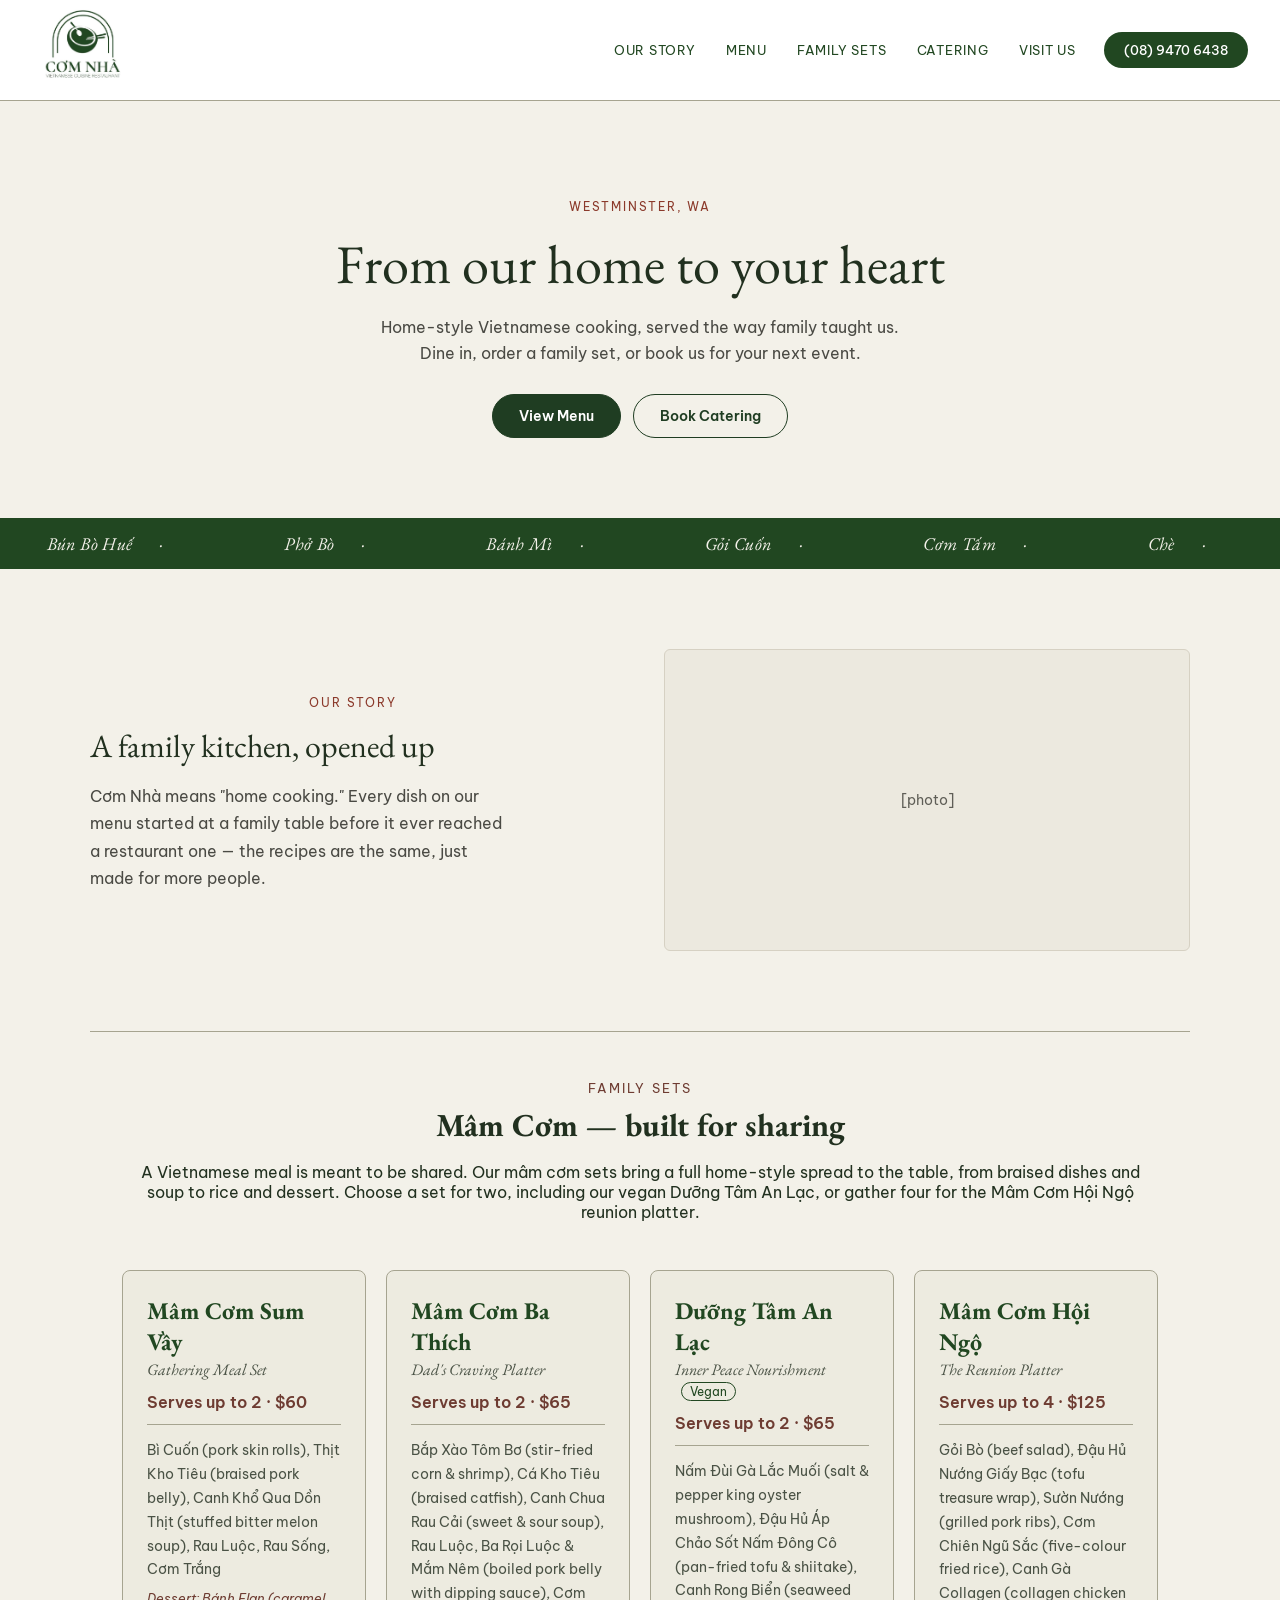
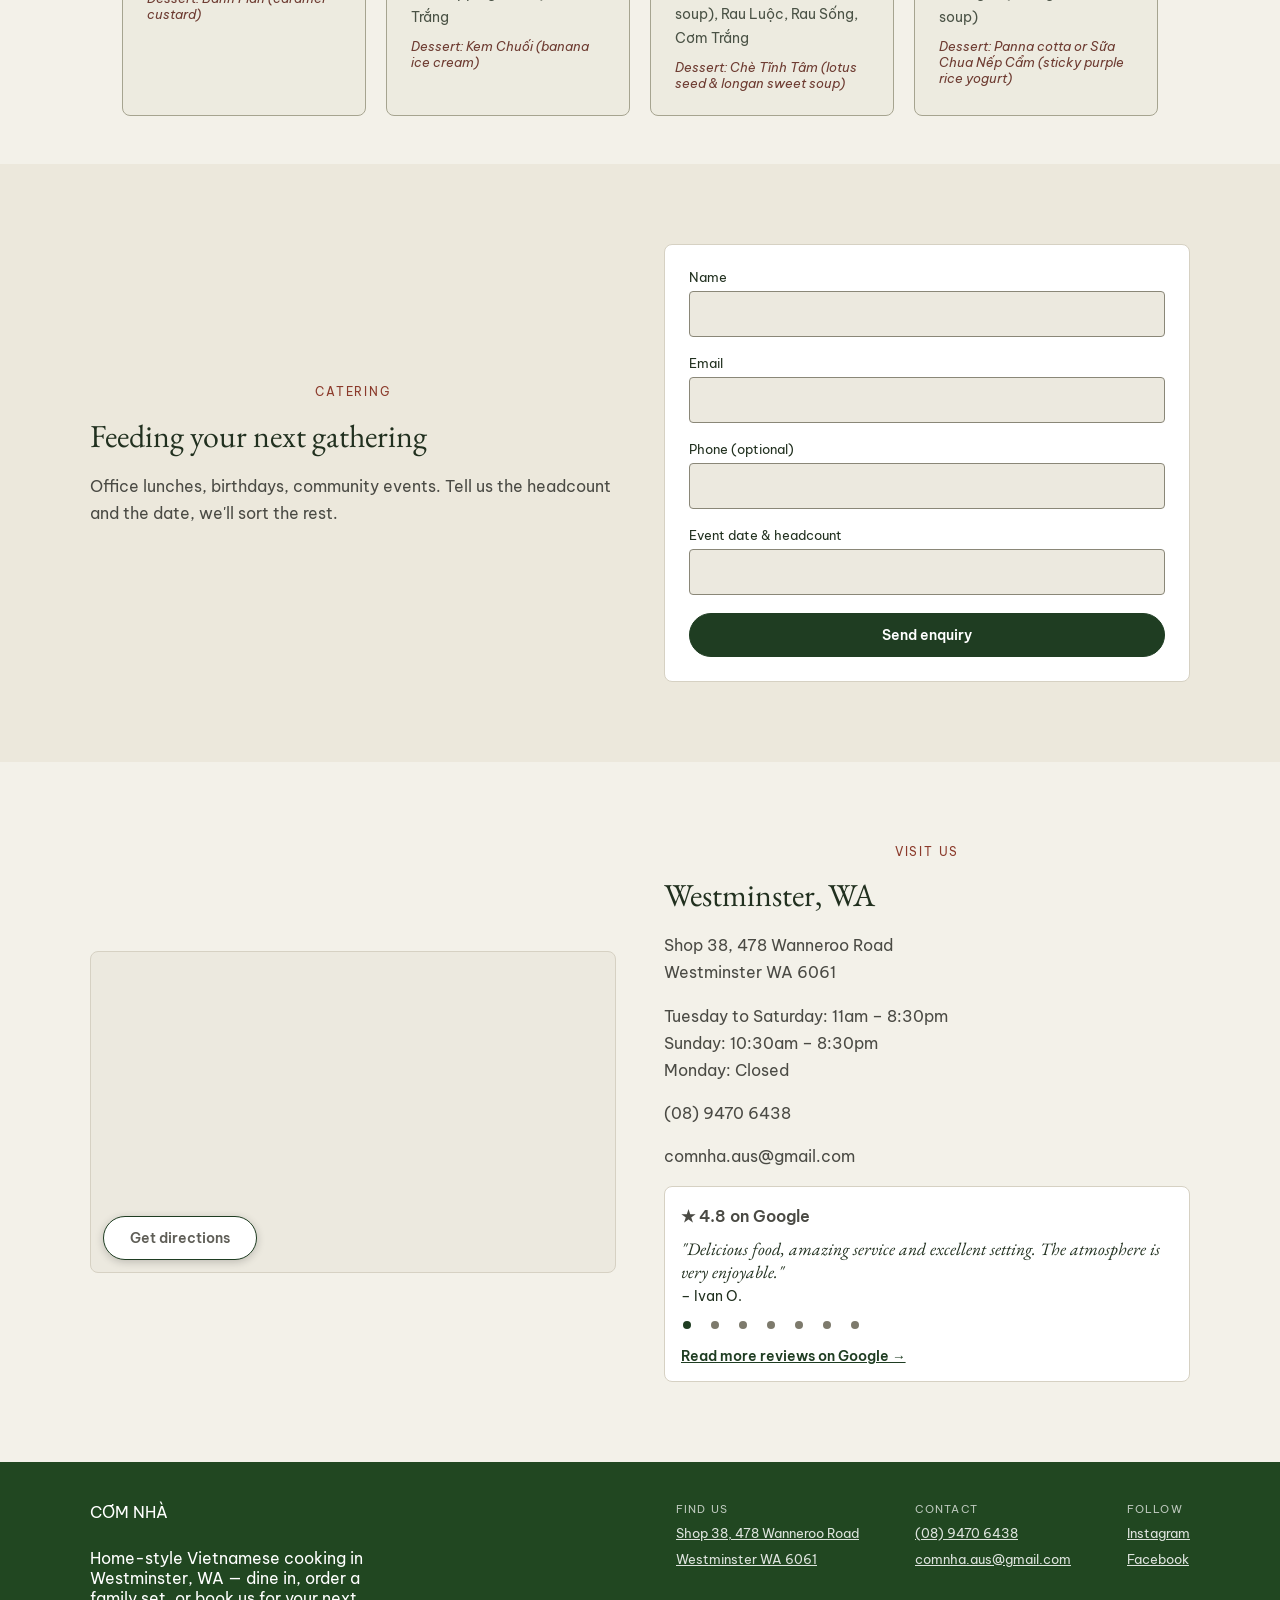
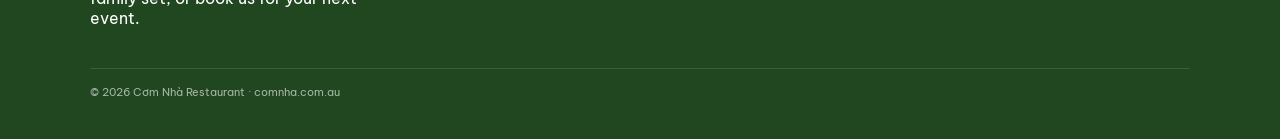
<file: index.html>
<!DOCTYPE html>
<html lang="en">
<head>
  <meta charset="UTF-8">
  <meta name="viewport" content="width=device-width, initial-scale=1.0">
  <title>Cơm Nhà Restaurant</title>
  <link rel="stylesheet" href="css/style.css">
  <link rel="preconnect" href="https://fonts.googleapis.com">
  <link rel="preconnect" href="https://fonts.gstatic.com" crossorigin>
  <link href="https://fonts.googleapis.com/css2?family=EB+Garamond:ital,wght@0,400;0,600;1,400&family=Be+Vietnam+Pro:wght@400;500;600&display=swap" rel="stylesheet">
  <link rel="icon" type="image/svg+xml" href="favicon.svg">
  <meta name="description" content="Cơm Nhà is a family-style Vietnamese restaurant in Westminster, WA, serving home-style dishes, family sets, and catering.">
  <meta property="og:title" content="Cơm Nhà Restaurant">
  <meta property="og:description" content="Family-style Vietnamese cooking in Westminster, WA. Dine in, order family sets, or book catering.">
  <meta property="og:type" content="website">
  <meta property="og:image" content="https://comnha.com.au/assets/logo.jpeg">
</head>
<body>

  <div id="site-header"></div>

  <main>
    <section id="hero">
      <p class="eyebrow">Westminster, WA</p>
      <h1>From our home to your heart</h1>
      <p>Home-style Vietnamese cooking, served the way family taught us. Dine in, order a family set, or book us for your next event.</p>
      <div class="hero-buttons">
                <a class="btn btn-primary" href="pages/menu.html">View Menu</a>
        <a class="btn btn-outline" href="#catering">Book Catering</a>
      </div>
    </section>

    <section id="marquee" aria-label="Some of our dishes">
      <div class="marquee-track">
        <ul class="marquee-list">
          <li>Bún Bò Huế</li>
          <li>Phở Bò</li>
          <li>Bánh Mì</li>
          <li>Gỏi Cuốn</li>
          <li>Cơm Tấm</li>
          <li>Chè</li>
        </ul>
        <ul class="marquee-list" aria-hidden="true">
          <li>Bún Bò Huế</li>
          <li>Phở Bò</li>
          <li>Bánh Mì</li>
          <li>Gỏi Cuốn</li>
          <li>Cơm Tấm</li>
          <li>Chè</li>
        </ul>
      </div>
    </section>

    <section id="story">
      <div class="story-text">
        <p class="eyebrow">Our Story</p>
        <h2>A family kitchen, opened up</h2>
        <p>Cơm Nhà means "home cooking." Every dish on our menu started at a family table before it ever reached a restaurant one — the recipes are the same, just made for more people.</p>
      </div>
      <div class="story-photo" aria-hidden="true">[photo]</div>
    </section>

    <section id="signatures"></section>

    <section id="mam-com">
      <div class="section-intro">
        <p class="eyebrow">Family sets</p>
        <h2>Mâm Cơm — built for sharing</h2>
        <p>A Vietnamese meal is meant to be shared. Our mâm cơm sets bring a full home-style spread to the table, from braised dishes and soup to rice and dessert. Choose a set for two, including our vegan Dưỡng Tâm An Lạc, or gather four for the Mâm Cơm Hội Ngộ reunion platter.</p>
      </div>
      <div class="set-grid">

        <article class="set-card">
          <h3>Mâm Cơm Sum Vầy</h3>
          <p class="set-en">Gathering Meal Set</p>
          <p class="set-meta">Serves up to 2 · $60</p>
          <p class="set-dishes">Bì Cuốn (pork skin rolls), Thịt Kho Tiêu (braised pork belly), Canh Khổ Qua Dồn Thịt (stuffed bitter melon soup), Rau Luộc, Rau Sống, Cơm Trắng</p>
          <p class="set-dessert">Dessert: Bánh Flan (caramel custard)</p>
        </article>

        <article class="set-card">
          <h3>Mâm Cơm Ba Thích</h3>
          <p class="set-en">Dad's Craving Platter</p>
          <p class="set-meta">Serves up to 2 · $65</p>
          <p class="set-dishes">Bắp Xào Tôm Bơ (stir-fried corn &amp; shrimp), Cá Kho Tiêu (braised catfish), Canh Chua Rau Cải (sweet &amp; sour soup), Rau Luộc, Ba Rọi Luộc &amp; Mắm Nêm (boiled pork belly with dipping sauce), Cơm Trắng</p>
          <p class="set-dessert">Dessert: Kem Chuối (banana ice cream)</p>
        </article>

        <article class="set-card">
          <h3>Dưỡng Tâm An Lạc</h3>
          <p class="set-en">Inner Peace Nourishment <span class="set-tag">Vegan</span></p>
          <p class="set-meta">Serves up to 2 · $65</p>
          <p class="set-dishes">Nấm Đùi Gà Lắc Muối (salt &amp; pepper king oyster mushroom), Đậu Hủ Áp Chảo Sốt Nấm Đông Cô (pan-fried tofu &amp; shiitake), Canh Rong Biển (seaweed soup), Rau Luộc, Rau Sống, Cơm Trắng</p>
          <p class="set-dessert">Dessert: Chè Tĩnh Tâm (lotus seed &amp; longan sweet soup)</p>
        </article>

        <article class="set-card">
          <h3>Mâm Cơm Hội Ngộ</h3>
          <p class="set-en">The Reunion Platter</p>
          <p class="set-meta">Serves up to 4 · $125</p>
          <p class="set-dishes">Gỏi Bò (beef salad), Đậu Hủ Nướng Giấy Bạc (tofu treasure wrap), Sườn Nướng (grilled pork ribs), Cơm Chiên Ngũ Sắc (five-colour fried rice), Canh Gà Collagen (collagen chicken soup)</p>
          <p class="set-dessert">Dessert: Panna cotta or Sữa Chua Nếp Cẩm (sticky purple rice yogurt)</p>
        </article>

      </div>
    </section>

    <section id="catering">
      <div class="catering-text">
        <p class="eyebrow">Catering</p>
        <h2>Feeding your next gathering</h2>
        <p>Office lunches, birthdays, community events. Tell us the headcount and the date, we'll sort the rest.</p>
      </div>
      <form class="catering-form" id="catering-form" action="https://formspree.io/f/xqpejjwp" method="POST">
        <label for="cat-name">Name</label>
        <input type="text" id="cat-name" name="name" autocomplete="name" required>
        <label for="cat-email">Email</label>
        <input type="email" id="cat-email" name="email" autocomplete="email" required>
        <label for="cat-phone">Phone (optional)</label>
        <input type="tel" id="cat-phone" name="phone" autocomplete="tel" pattern="[0-9 +()\-]{8,15}" title="Numbers, spaces and + ( ) - only, 8 to 15 characters">
        <label for="cat-details">Event date &amp; headcount</label>
        <input type="text" id="cat-details" name="details" required>
        <button type="submit" class="btn btn-primary">Send enquiry</button>
        <p id="form-status" role="status" hidden></p>
      </form>
    </section>

    <section id="visit">
      <div class="visit-map">
        <iframe title="Map showing Com Nha, Shop 38, 478 Wanneroo Road, Westminster WA"
          src="https://www.google.com/maps?q=Com+Nha+Restaurant,+Shop+38,+478+Wanneroo+Road,+Westminster+WA+6061&amp;output=embed"
          loading="lazy" referrerpolicy="no-referrer-when-downgrade" allowfullscreen></iframe>
        <a class="map-directions btn" href="https://www.google.com/maps/dir/?api=1&amp;destination=Com+Nha+Restaurant,+Shop+38,+478+Wanneroo+Road,+Westminster+WA+6061" target="_blank" rel="noopener">Get directions</a>
      </div>
      <div class="visit-details">
        <p class="eyebrow">Visit us</p>
        <h2>Westminster, WA</h2>
        <p>Shop 38, 478 Wanneroo Road<br>Westminster WA 6061</p>
        <ul class="visit-hours">
          <li>Tuesday to Saturday: 11am – 8:30pm</li>
          <li>Sunday: 10:30am – 8:30pm</li>
          <li>Monday: Closed</li>
        </ul>
        <p><a href="tel:+61894706438">(08) 9470 6438</a></p>
        <p><a href="mailto:comnha.aus@gmail.com">comnha.aus@gmail.com</a></p>
        <div class="rating-block" id="reviews" aria-label="Customer reviews">
          <p class="rating-score">★ 4.8 on Google</p>
          <div class="rating-slides" id="review-slides" aria-live="off">
            <figure class="rating-slide is-active">
              <blockquote class="rating-quote">"Delicious food, amazing service and excellent setting. The atmosphere is very enjoyable."</blockquote>
              <figcaption class="rating-author">– Ivan O.</figcaption>
            </figure>
          </div>
          <div class="rating-dots" id="review-dots" hidden></div>
          <a class="rating-link" href="https://www.google.com/maps/search/?api=1&amp;query=Com+Nha+Vietnamese+Restaurant+38%2F478+Wanneroo+Rd+Westminster+WA+6061" target="_blank" rel="noopener">Read more reviews on Google →</a>
        </div>
      </div>
    </section>
  </main>

  <div id="site-footer"></div>

  <script src="js/include.js"></script>
  <script src="js/main.js"></script>
  <script src="js/reviews.js"></script>
    <script src="js/nav.js"></script>
</body>
</html>
</file>
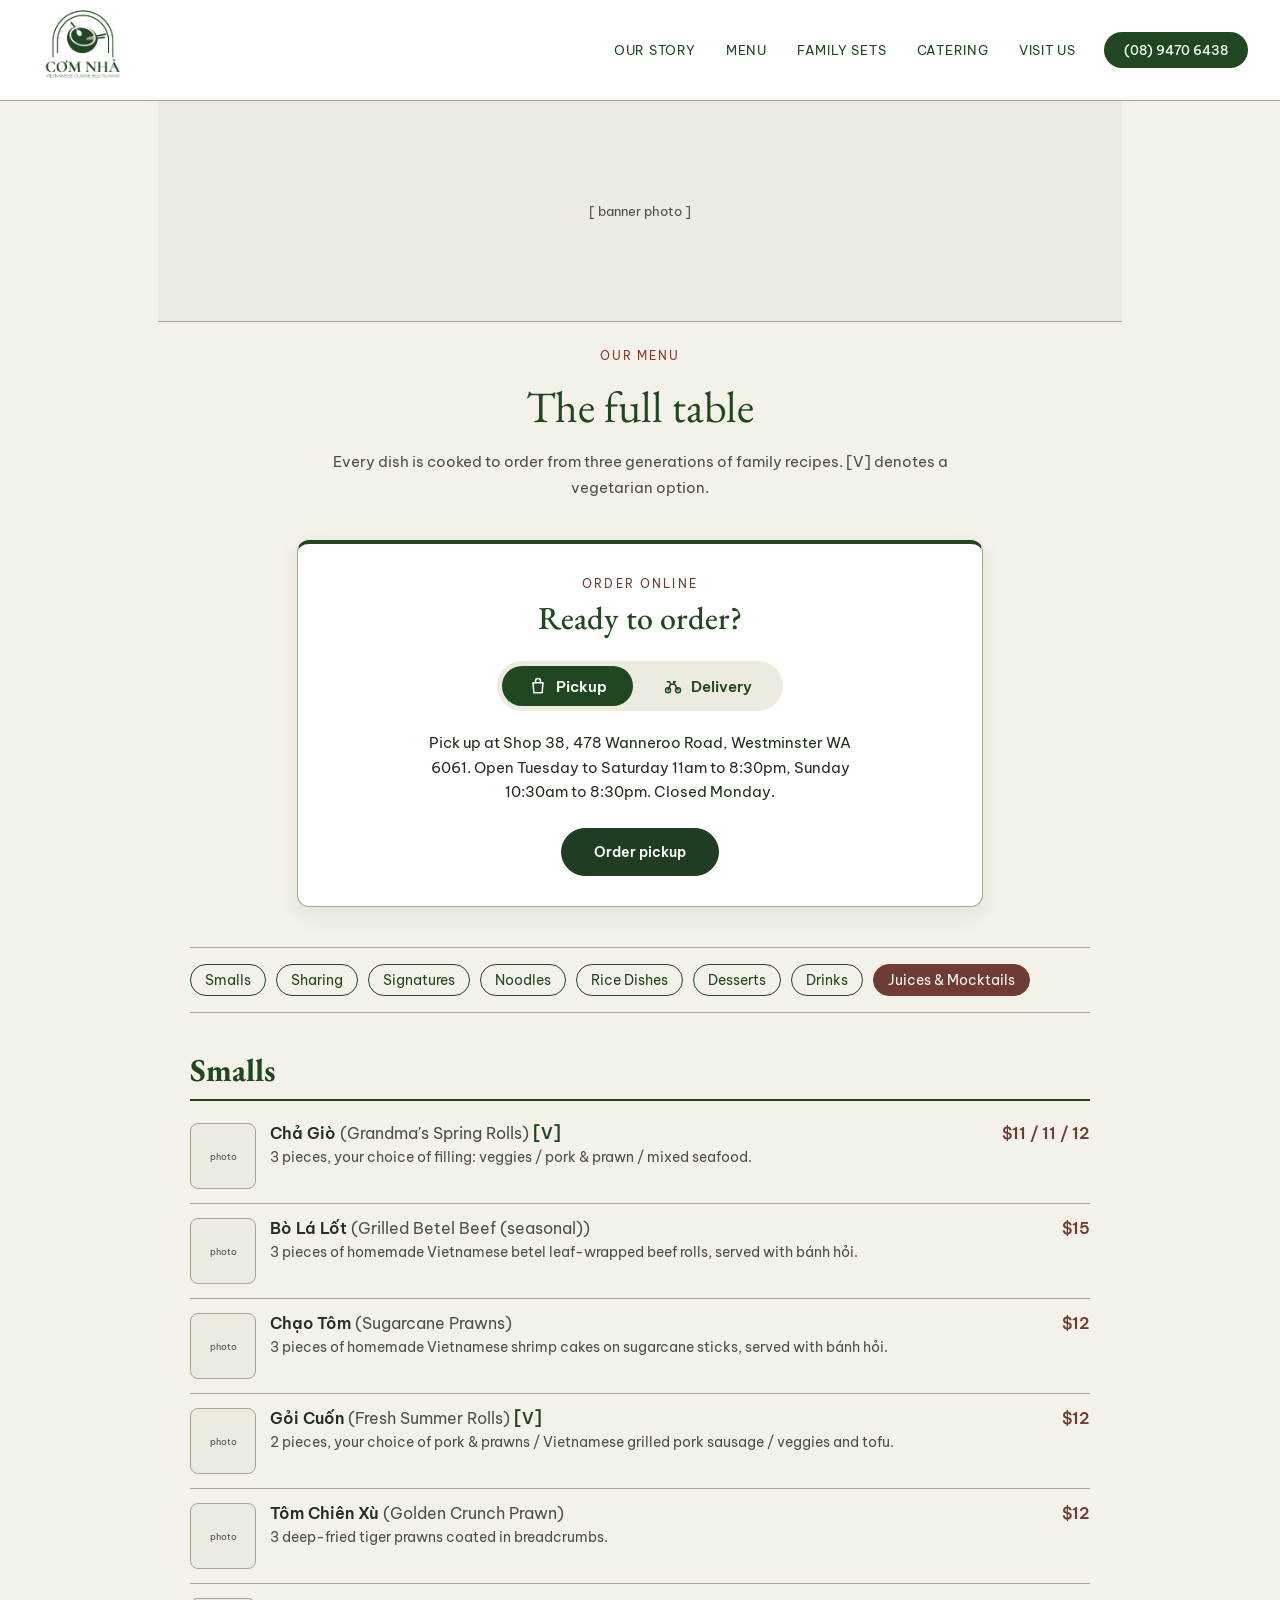
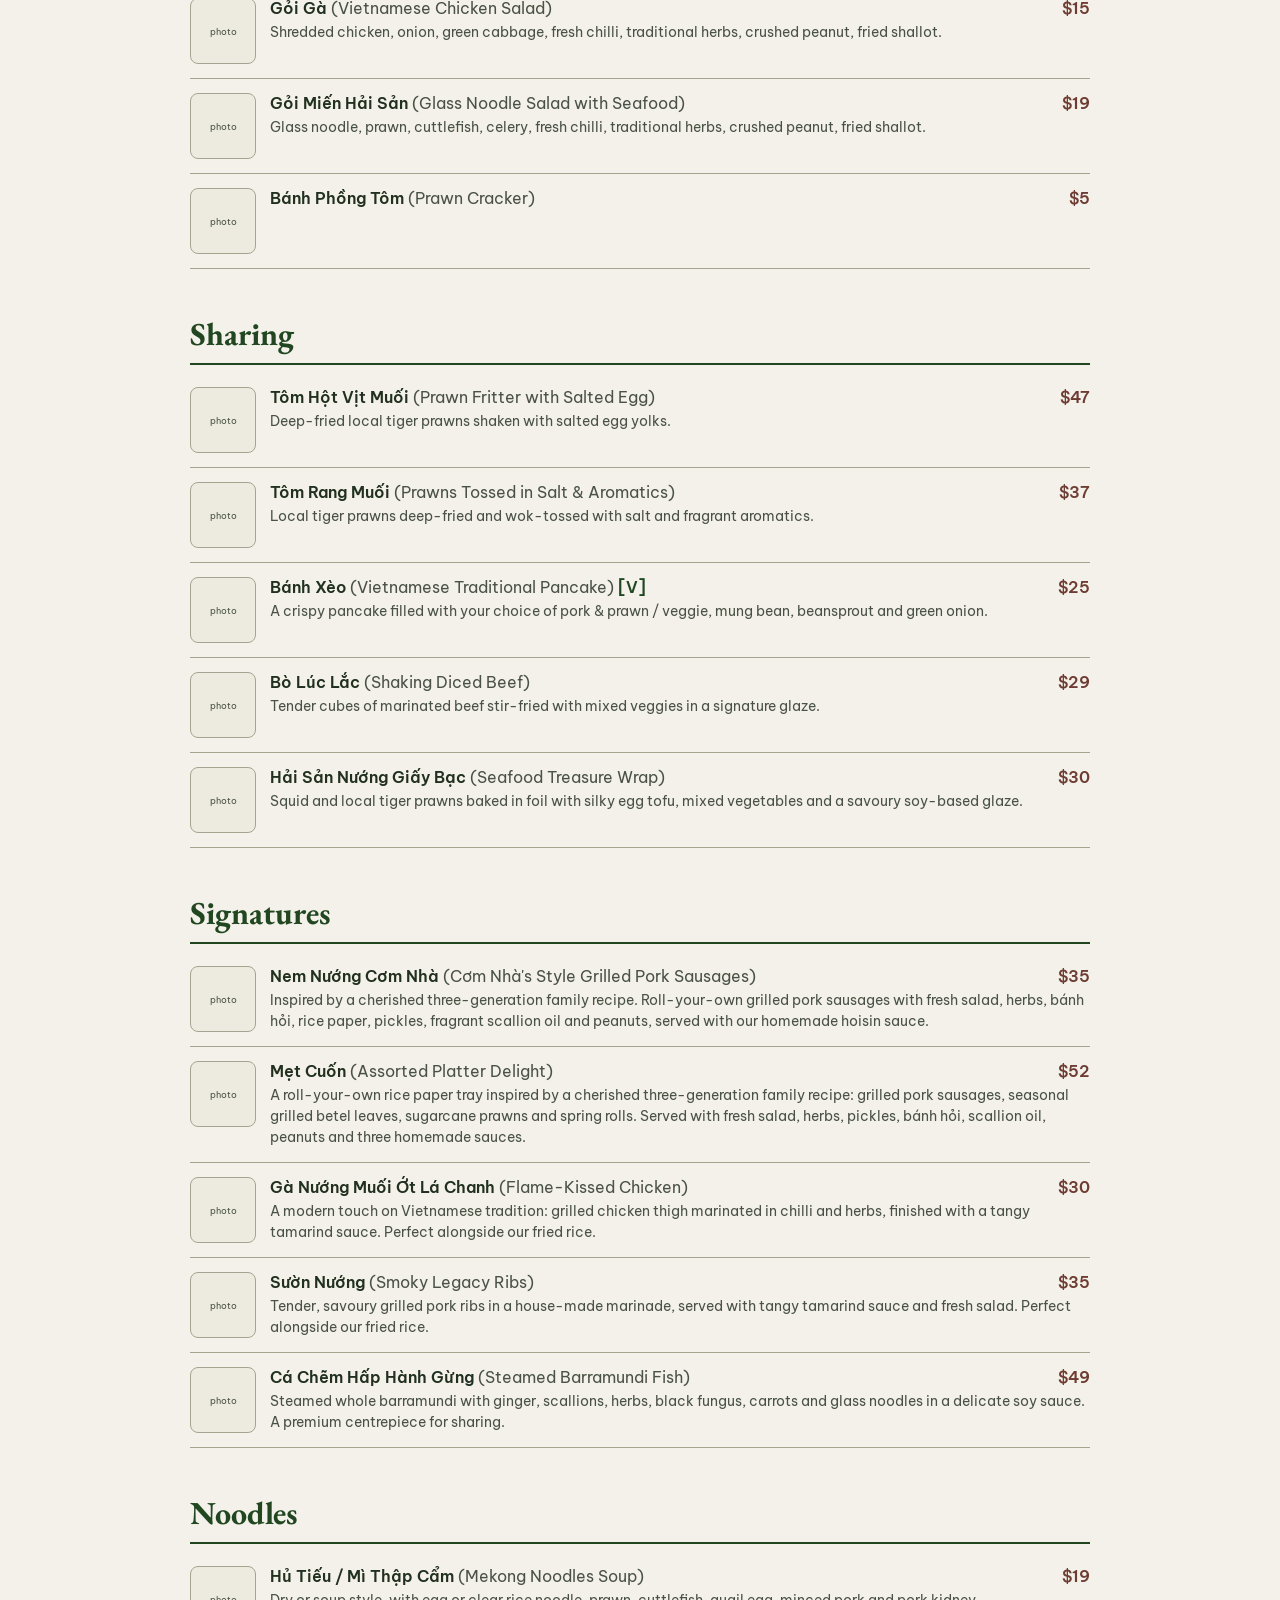
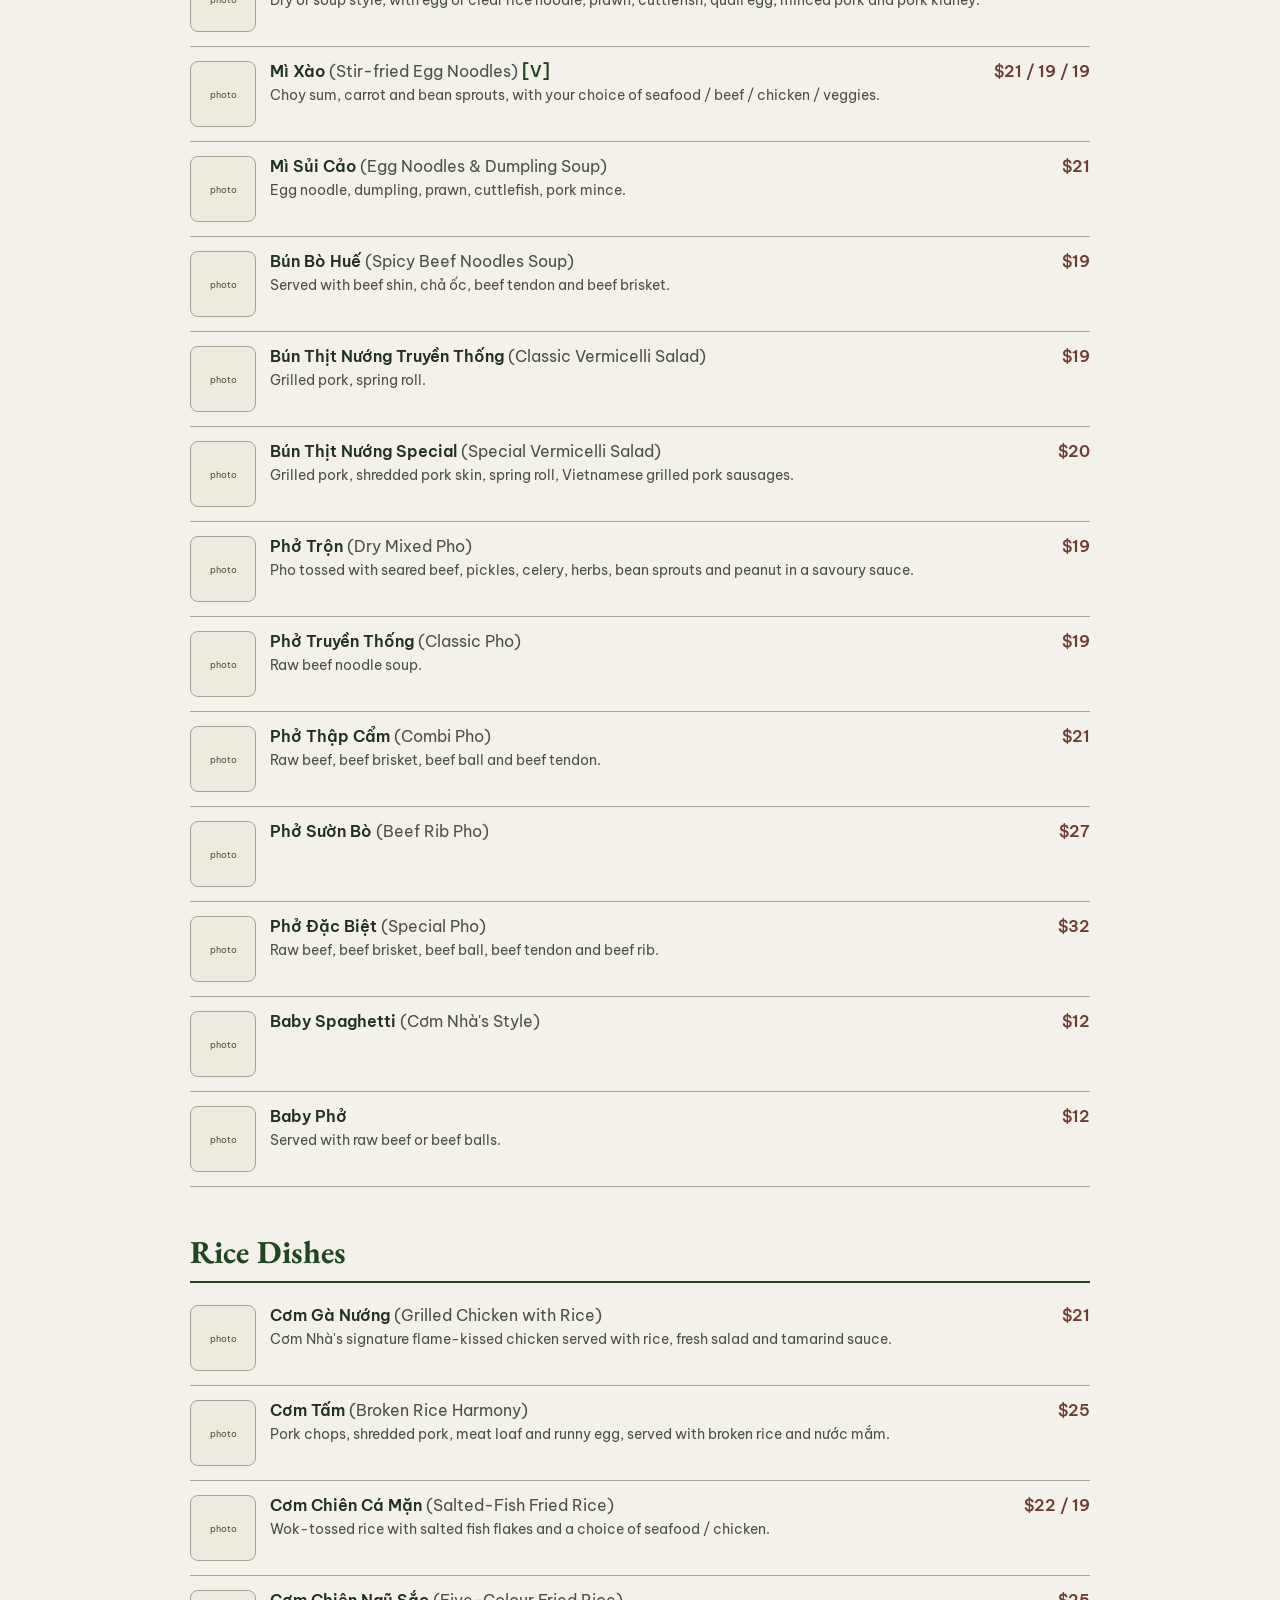
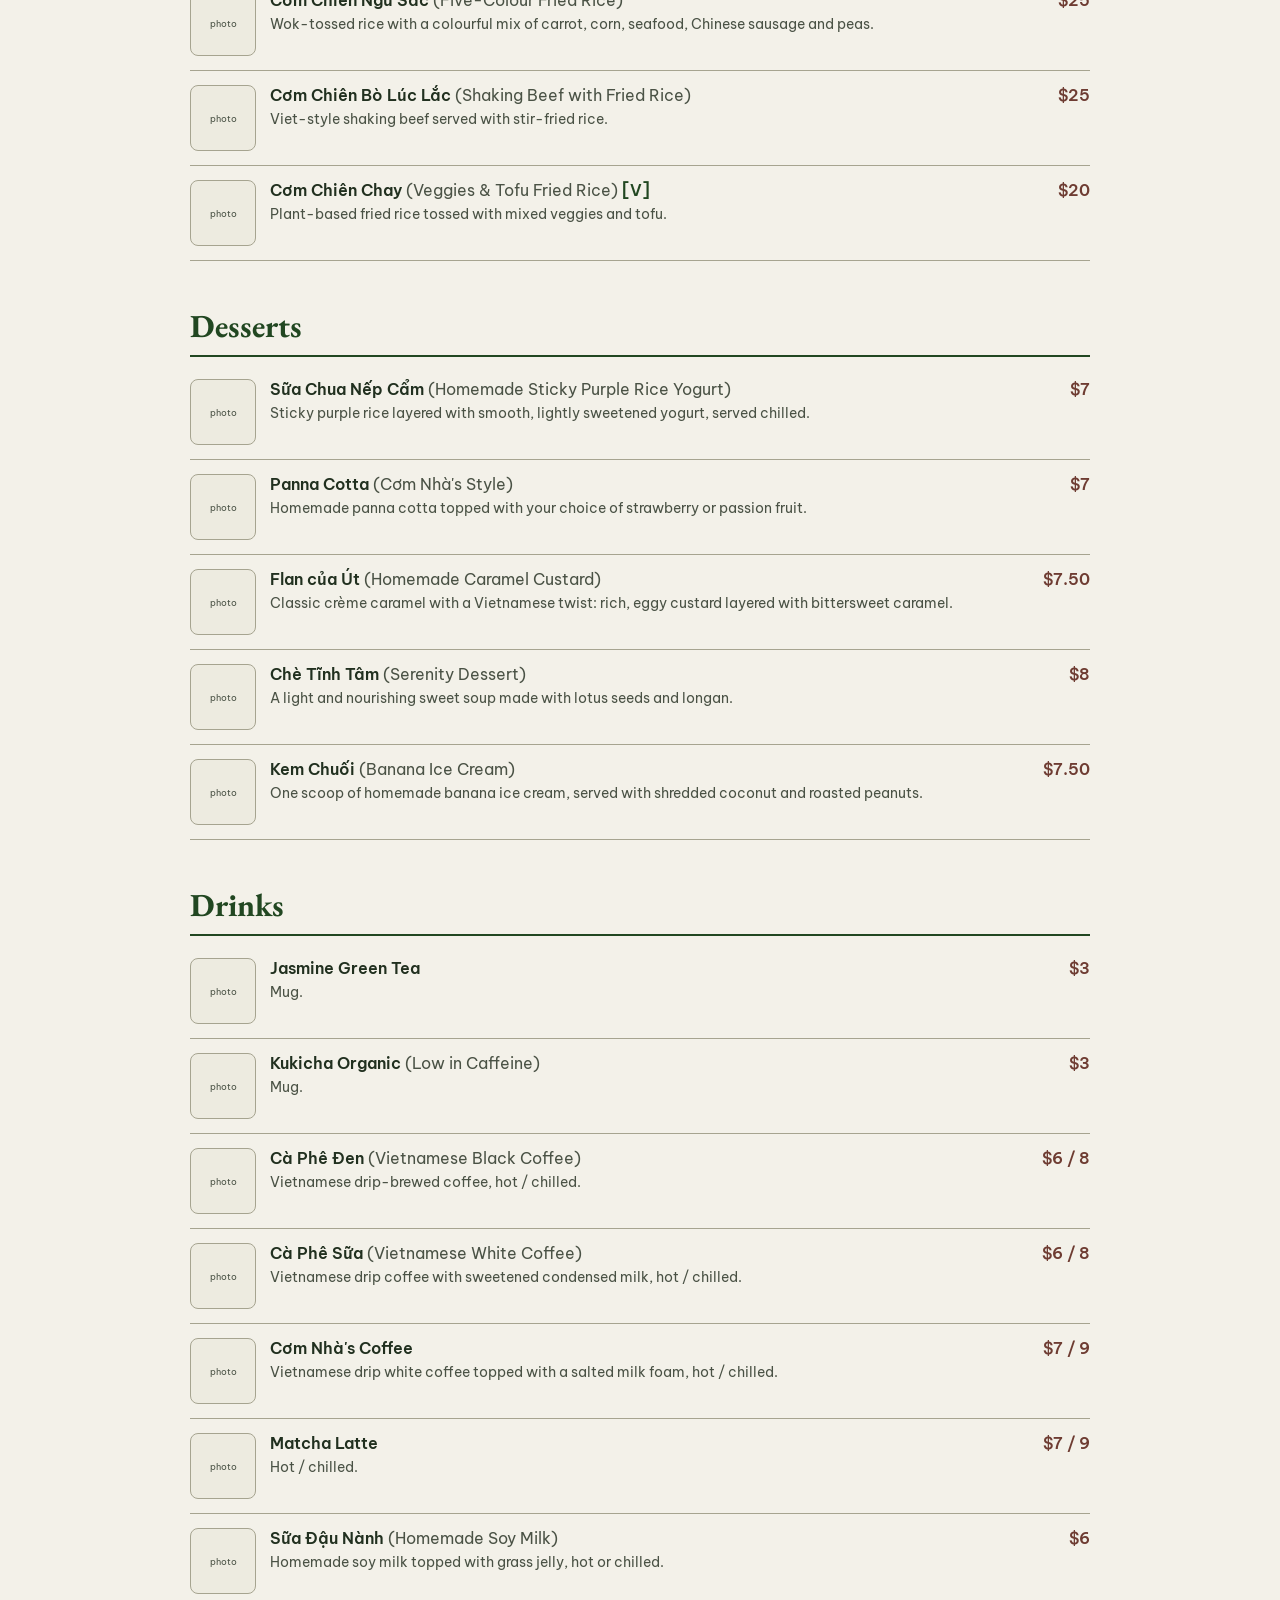
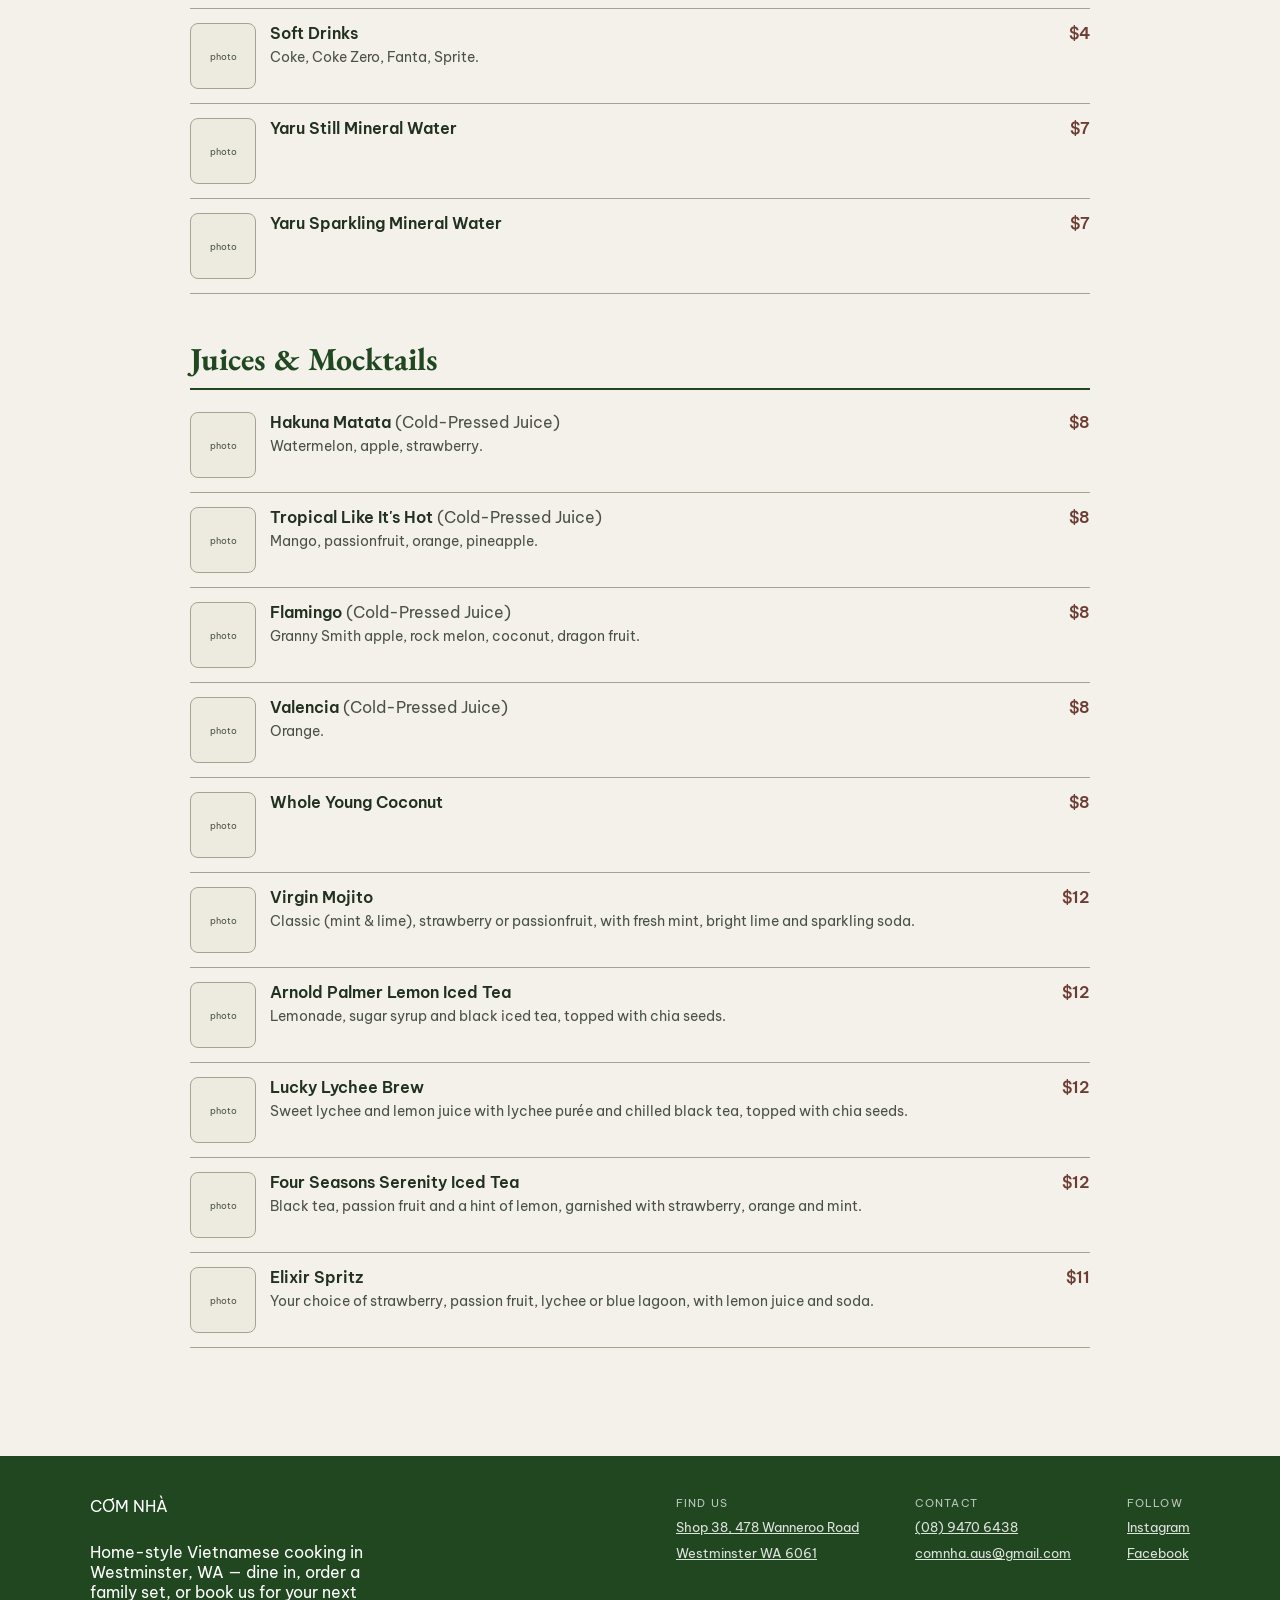
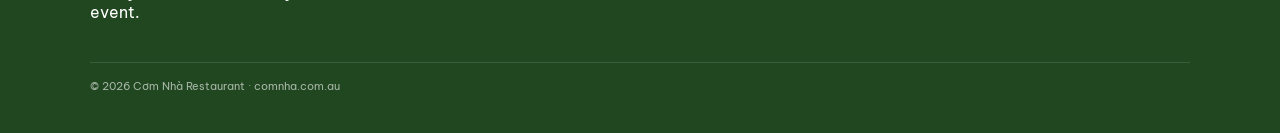
<file: pages/menu.html>
<!DOCTYPE html>
<html lang="en">
<head>
  <meta charset="UTF-8">
  <meta name="viewport" content="width=device-width, initial-scale=1.0">
  <title>Menu | Cơm Nhà Restaurant</title>
  <link rel="stylesheet" href="../css/style.css">
  <link rel="stylesheet" href="../css/menu.css">
  <link rel="preconnect" href="https://fonts.googleapis.com">
  <link rel="preconnect" href="https://fonts.gstatic.com" crossorigin>
  <link href="https://fonts.googleapis.com/css2?family=EB+Garamond:ital,wght@0,400;0,600;1,400&family=Be+Vietnam+Pro:wght@400;500;600&display=swap" rel="stylesheet">
  <link rel="icon" type="image/svg+xml" href="../favicon.svg">
  <meta name="description" content="The full Cơm Nhà menu: home-style Vietnamese dishes, family sets and vegetarian options, with pickup and delivery in Westminster, WA.">
  <meta property="og:title" content="Menu | Cơm Nhà Restaurant">
  <meta property="og:description" content="Home-style Vietnamese dishes, family sets and vegetarian options. Order pickup or delivery from Cơm Nhà in Westminster, WA.">
  <meta property="og:type" content="website">
  <meta property="og:image" content="https://comnha.com.au/assets/logo.jpeg">
  <script type="application/ld+json">
  {
    "@context": "https://schema.org",
    "@type": "Restaurant",
    "name": "Cơm Nhà Restaurant",
    "servesCuisine": "Vietnamese",
    "image": "https://comnha.com.au/assets/logo.jpeg",
    "telephone": "+61894706438",
    "email": "comnha.aus@gmail.com",
    "hasMenu": "https://comnha.com.au/pages/menu.html",
    "address": {
      "@type": "PostalAddress",
      "streetAddress": "Shop 38, 478 Wanneroo Road",
      "addressLocality": "Westminster",
      "addressRegion": "WA",
      "postalCode": "6061",
      "addressCountry": "AU"
    },
    "openingHoursSpecification": [
      {
        "@type": "OpeningHoursSpecification",
        "dayOfWeek": ["Tuesday", "Wednesday", "Thursday", "Friday", "Saturday"],
        "opens": "11:00",
        "closes": "20:30"
      },
      {
        "@type": "OpeningHoursSpecification",
        "dayOfWeek": "Sunday",
        "opens": "10:30",
        "closes": "20:30"
      }
    ]
  }
  </script>
</head>
<body data-partial-prefix="../">

  <div id="site-header"></div>

  <main class="menu-page">

    <div class="menu-banner" aria-hidden="true">[ banner photo ]</div>

    <section class="menu-hero">
      <p class="eyebrow">Our Menu</p>
      <h1>The full table</h1>
      <p>Every dish is cooked to order from three generations of family recipes. [V] denotes a vegetarian option.</p>
    </section>

    <section class="order-panel" aria-labelledby="order-title">
      <p class="eyebrow">Order online</p>
      <h2 id="order-title">Ready to order?</h2>
      <fieldset class="order-choice">
        <legend class="sr-only">How would you like your order?</legend>
        <label class="order-option">
          <input type="radio" name="order-type" value="pickup" checked>
          <span><svg class="order-icon" viewBox="0 0 24 24" width="20" height="20" fill="none" stroke="currentColor" stroke-width="1.8" stroke-linecap="round" stroke-linejoin="round" aria-hidden="true"><path d="M6 8h12l-1 12H7L6 8z"/><path d="M9 8V6a3 3 0 0 1 6 0v2"/></svg>Pickup</span>
        </label>
        <label class="order-option">
          <input type="radio" name="order-type" value="delivery">
          <span><svg class="order-icon" viewBox="0 0 24 24" width="20" height="20" fill="none" stroke="currentColor" stroke-width="1.8" stroke-linecap="round" stroke-linejoin="round" aria-hidden="true"><circle cx="6" cy="17" r="3"/><circle cx="18" cy="17" r="3"/><path d="M6 17l3-7h5l4 7M9 10l-1-3H5M14 10l-1.5-3H15"/></svg>Delivery</span>
        </label>
      </fieldset>
      <p class="order-note" id="order-note" aria-live="polite"></p>
      <div class="order-actions">
        <a class="btn btn-primary order-go" href="#" target="_blank" rel="noopener">Order pickup</a>
      </div>
    </section>

    <nav class="menu-nav" id="menu-nav" aria-label="Menu categories"></nav>

    <div id="menu-sections">
      <p class="menu-status">Loading menu…</p>
    </div>
  </main>

  <div id="site-footer"></div>

  <script src="../js/config.js"></script>
  <script src="../js/include.js"></script>
  <script src="../js/menu.js"></script>
  <script src="../js/order-chooser.js"></script>
    <script src="../js/nav.js"></script>
</body>
</html>
</file>
<file: css/style.css>
/* Global stylesheet
   CSS variables (colour palette, typography scale) confirmed here in issue #2.
   Button and card component styles go in issue #3.
   Keep this file the single source of truth for colours and spacing,
   pages should not hardcode their own values. */

:root {
  --accent: #214721;
  --highlight: #6E3C32;
  --bg: #F3F1E9;
  --bg-alt: #ECEAE0;
  --card: #EDEBE0;
  --text: #21301F;
  --text-soft: #4A5245;
  --line: #A6A490;

  --font-heading: "EB Garamond", serif;
  --font-body: "Be Vietnam Pro", sans-serif;
}

body {
  margin: 0;
  font-family: var(--font-body);
  color: var(--text);
  background: var(--bg);
}

h1, h2, h3, h4 {
  font-family: var(--font-heading);
}

/* ---------- keyboard focus (accessibility audit) ----------
   One clear focus ring for every link, button and field when using the keyboard.
   Brown ring on light backgrounds; white ring on the dark green footer. */
:focus-visible {
  outline: 3px solid var(--highlight);
  outline-offset: 2px;
}
footer.site :focus-visible { outline-color: #fff; }

/* ---------- nav (issue #1) ---------- */
/* The header sits inside #site-header, so that wrapper is what has to be
   sticky. Sticky on the header alone does nothing, because the wrapper is
   exactly as tall as the header. */
#site-header { position: sticky; top: 0; z-index: 60; }
header.nav {
  position: sticky; top: 0; z-index: 50;
  display: flex; align-items: center; justify-content: space-between;
  padding: 0 32px; background: #fff;
  border-bottom: 1px solid var(--line);
  gap: 16px; flex-wrap: wrap;
  min-height: 100px;
}

.brand-logo {
  height: 100px;
  width: auto;
  display: block;
  mix-blend-mode: multiply;
}

nav.links { display: flex; align-items: center; gap: 26px; font-size: 13px; flex-wrap: wrap; }
nav.links a.navlink { color: var(--accent); }
.phone-pill { background: var(--accent); color: #fff; padding: 10px 20px; border-radius: 999px; font-weight: 500; font-size: 13px; white-space: nowrap; }

/* Desktop nav hover: a line slides in under the link and the text warms up.
   The phone pill lifts and turns brown. The phone drawer has its own rules below. */
@media (min-width: 769px) {
  nav.links a.navlink {
    position: relative;
    padding: 8px 2px;
    text-decoration: none;
    letter-spacing: 0.06em;
    transition: color .25s ease;
  }
  nav.links a.navlink::after {
    content: "";
    position: absolute;
    left: 0;
    right: 0;
    bottom: 2px;
    height: 2px;
    border-radius: 2px;
    background: var(--highlight);
    transform: scaleX(0);
    transform-origin: left center;
    transition: transform .3s ease;
  }
  nav.links a.navlink:hover,
  nav.links a.navlink:focus-visible { color: var(--highlight); }
  nav.links a.navlink:hover::after,
  nav.links a.navlink:focus-visible::after { transform: scaleX(1); }

  .phone-pill {
    text-decoration: none;
    transition: background .25s ease, transform .25s ease, box-shadow .25s ease;
  }
  .phone-pill:hover,
  .phone-pill:focus-visible {
    background: var(--highlight);
    transform: translateY(-2px);
    box-shadow: 0 6px 14px rgba(110, 60, 50, .25);
  }
}

@media (prefers-reduced-motion: reduce) {
  nav.links a.navlink,
  nav.links a.navlink::after,
  .phone-pill { transition: none; }
}

/* ---------- footer (issue #1) ---------- */
footer.site { background: var(--accent); padding: 40px 32px; color: #fff; }
.footer-grid { max-width: 1100px; margin: 0 auto; display: flex; justify-content: space-between; gap: 36px; flex-wrap: wrap; }
.foot-brand { display: flex; flex-direction: column; gap: 10px; max-width: 300px; }
.foot-cols { display: flex; gap: 56px; flex-wrap: wrap; }
.foot-col { display: flex; flex-direction: column; align-items: flex-start; gap: 0; font-size: 13px; }
.foot-col .label { opacity: .7; letter-spacing: .1em; font-size: 11px; text-transform: uppercase; margin-bottom: 4px; }
.foot-col a { color: rgba(255,255,255,0.85); display: inline-block; padding: 5px 0; } /* 25px tall tap target */
.foot-bottom { max-width: 1100px; margin: 24px auto 0; border-top: 1px solid rgba(255,255,255,0.2); padding-top: 16px; font-size: 11px; opacity: .6; }

/* ---------- family sets cards (issue #6) ---------- */
#mam-com {
  border-top: 1px solid var(--line);
  max-width: 1100px;
  margin: 0 auto;
}
.section-intro { text-align: center; padding: 48px 32px 0; margin-bottom: 12px; }
.section-intro .eyebrow { font-size: 13px; letter-spacing: .16em; color: var(--highlight); text-transform: uppercase; margin: 0 0 8px; }
.section-intro h2 { font-size: 32px; color: var(--text); margin: 0; }

.set-grid {
  display: grid;
  grid-template-columns: repeat(auto-fit, minmax(240px, 1fr));
  gap: 20px;
  max-width: 1100px;
  margin: 0 auto;
  padding: 32px 32px 48px;
}
.set-card {
  background: var(--card);
  border: 1px solid var(--line);
  border-radius: 8px;
  padding: 24px;
  display: flex;
  flex-direction: column;
}
.set-card h3 { color: var(--accent); font-size: 24px; margin: 0; }
.set-en { font-family: var(--font-heading); font-style: italic; color: var(--text-soft); margin: 2px 0 12px; }
.set-tag { font-family: var(--font-body); font-style: normal; font-size: 12px; color: var(--accent); border: 1px solid var(--accent); border-radius: 999px; padding: 1px 8px; margin-left: 6px; }
.set-meta { color: var(--highlight); font-weight: 600; margin: 0 0 14px; padding-bottom: 12px; border-bottom: 1px solid var(--line); }
.set-dishes { margin: 0 0 8px; color: var(--text-soft); font-size: 14px; line-height: 1.7; }
.set-dessert { margin: 0; color: var(--highlight); font-size: 13px; font-style: italic; }

@media (max-width: 600px) {
  .set-grid { padding: 24px 16px 40px; }
  .section-intro { padding: 40px 16px 0; }
}

/* ---------- homepage sections: hero, story, catering, visit ---------- */

#hero .eyebrow,
#story .eyebrow,
#catering .eyebrow,
#visit .eyebrow {
  font-size: 0.75rem;
  letter-spacing: 0.15em;
  text-transform: uppercase;
  color: #8B3A2B;
  margin: 0 auto 12px;
  text-align: center;
  width: 100%;
}

#story h2,
#catering h2,
#visit h2 {
  font-weight: 400;
  font-size: 2rem;
  margin: 0 0 16px;
}

#story p,
#catering p,
#visit p,
.visit-hours {
  color: #4a4a44;
  line-height: 1.7;
}

/* hero */
#hero {
  text-align: center;
  max-width: 760px;
  margin: 0 auto;
  padding: 96px 24px 80px;
}

#hero h1 {
  font-weight: 400;
  font-size: clamp(2.2rem, 5vw, 3.4rem);
  margin: 12px 0 16px;
}

#hero > p {
  color: #4a4a44;
  line-height: 1.6;
  max-width: 520px;
  margin: 0 auto 28px;
}

.hero-buttons {
  display: flex;
  gap: 12px;
  justify-content: center;
  flex-wrap: wrap;
}

/* buttons */
.btn {
  display: inline-block;
  padding: 12px 26px;
  border-radius: 999px;
  border: 1px solid #1F3D22;
  font-family: inherit;
  font-size: 0.9rem;
  font-weight: 600;
  text-decoration: none;
  cursor: pointer;
}

.btn-primary {
  background: #1F3D22;
  color: #ffffff;
}

.btn-outline {
  background: transparent;
  color: #1F3D22;
}

/* marquee: looping dish strip between hero and story.
   Stays on one line, pauses on hover/touch (touch class added in js/main.js),
   and stops for visitors with reduced motion turned on. */
#marquee {
  background: var(--accent);
  color: var(--bg);
  padding: 14px 0;
  font-family: var(--font-heading);
  font-style: italic;
  font-size: 18px;
  letter-spacing: 0.02em;
  overflow: hidden;      /* hide the part that's off-screen */
  white-space: nowrap;   /* never wrap onto two lines */
}

.marquee-track {
  display: flex;
  width: max-content;
  animation: marquee-scroll 30s linear infinite;
}

.marquee-list {
  display: flex;
  flex-shrink: 0;
  min-width: 100vw;               /* each copy is at least as wide as the screen */
  justify-content: space-around;
  list-style: none;
  margin: 0;
  padding: 0;
}

.marquee-list li {
  display: flex;
  align-items: center;
  gap: 1.5em;
  padding-right: 1.5em;
}

.marquee-list li::after {
  content: "·";                   /* dot between dishes */
}

/* move left by exactly one copy, then start again */
@keyframes marquee-scroll {
  to { transform: translateX(-50%); }
}

/* pause on mouse hover, or while a finger is on it */
#marquee:hover .marquee-track,
#marquee.is-paused .marquee-track {
  animation-play-state: paused;
}

/* reduced motion: no animation, visitors can swipe/scroll it by hand */
@media (prefers-reduced-motion: reduce) {
  .marquee-track {
    animation: none;
  }
  #marquee {
    overflow-x: auto;
  }
  .marquee-list[aria-hidden="true"] {
    display: none;
  }
}

/* our story */
#story {
  display: grid;
  grid-template-columns: 1fr 1fr;
  gap: 48px;
  align-items: center;
  max-width: 1100px;
  margin: 0 auto;
  padding: 80px 24px;
}

#story .story-text p:last-child {
  max-width: 420px;
}

.story-photo,
.visit-map {
  background: #ECE9DF;
  border: 1px solid #D6D1C3;
  border-radius: 6px;
  min-height: 300px;
  display: flex;
  align-items: center;
  justify-content: center;
  color: #5f5e57; /* was #6b6a63 (4.47:1), now 5.36:1 on #ECE9DF */
  font-size: 0.85rem;
}

/* catering */
#catering {
  background: #ECE8DC;
  display: grid;
  grid-template-columns: 1fr 1fr;
  gap: 48px;
  align-items: center;
  padding: 80px max(24px, calc((100% - 1100px) / 2));
}

.catering-form {
  background: #ffffff;
  border: 1px solid #D6D1C3;
  border-radius: 8px;
  padding: 24px;
  display: flex;
  flex-direction: column;
}

.catering-form label {
  font-size: 0.8rem;
  margin-bottom: 6px;
}

.catering-form input {
  background: #ECE9DF;
  border: 1px solid #8a8778; /* field edge needs 3:1 against the white form (3.61:1) */
  border-radius: 4px;
  padding: 12px;
  margin-bottom: 18px;
  font: inherit;
}

.catering-form .btn {
  width: 100%;
}

.catering-form input:focus-visible {
  outline: 2px solid var(--accent);
  outline-offset: 1px;
}

.catering-form .btn:disabled {
  opacity: .6;
  cursor: wait;
}

/* message shown after sending */
#form-status {
  margin: 16px 0 0;
  padding: 12px 14px;
  border-radius: 6px;
  font-size: 0.9rem;
  background: #E8EFE3;
  color: var(--accent);
}
#form-status.is-error {
  background: #F3E4DF;
  color: var(--highlight);
}

/* visit */
#visit {
  display: grid;
  grid-template-columns: 1fr 1fr;
  gap: 48px;
  align-items: center;
  max-width: 1100px;
  margin: 0 auto;
  padding: 80px 24px;
}

.visit-hours {
  list-style: none;
  padding: 0;
  margin: 0 0 12px;
}

#visit a {
  color: inherit;
  text-decoration: none;
}

.visit-map {
  position: relative;
  min-height: 320px;
  border-radius: 8px;
  overflow: hidden;
  background: #ECE9DF;
}
.visit-map iframe {
  position: absolute;
  inset: 0;
  width: 100%;
  height: 100%;
  border: 0;
}
.visit-map iframe:focus-visible { outline-offset: -3px; }
/* The Google map is another site's frame, so CSS can't see focus inside it.
   js/main.js adds this class while keyboard focus is in the map. */
.visit-map.frame-focused { outline: 3px solid var(--highlight); outline-offset: 2px; }
.map-directions {
  position: absolute;
  left: 12px;
  bottom: 12px;
  background: #ffffff;
  color: #1F3D22;
  box-shadow: 0 2px 8px rgba(0,0,0,.2);
}

.rating-block {
  display: block;
  margin-top: 16px;
  padding: 16px;
  background: #ffffff;
  border: 1px solid #D6D1C3;
  border-radius: 8px;
}

.rating-score {
  font-weight: 600;
  margin: 0 0 6px;
}

/* reviews sit in one grid cell so the block is as tall as the longest review
   and the page never jumps when they change */
.rating-slides {
  display: grid;
}
.rating-slide {
  grid-area: 1 / 1;
  margin: 0;
  opacity: 0;
  visibility: hidden;
  transition: opacity .6s ease, visibility .6s;
}
.rating-slide.is-active {
  opacity: 1;
  visibility: visible;
}

.rating-quote {
  font-family: 'EB Garamond', serif;
  font-style: italic;
  font-size: 1.1rem;
  margin: 0;
}

.rating-author {
  font-size: 0.85rem;
  margin: 4px 0 8px;
}

.rating-dots {
  display: flex;
  gap: 4px;
  margin: 0 0 8px -6px;
}
.rating-dot {
  width: 24px;
  height: 24px;
  padding: 0;
  border: 0;
  background: transparent;
  cursor: pointer;
  position: relative;
}
.rating-dot::after {
  content: "";
  position: absolute;
  inset: 8px;
  border-radius: 50%;
  background: #7d7a6c; /* was #A6A490 (2.52:1), now 4.31:1 on white */
}
.rating-dot.is-active::after { background: #1F3D22; }
.rating-dot:focus-visible { outline: 2px solid #1F3D22; border-radius: 4px; }

#visit .rating-link {
  display: inline-block;
  font-size: 0.85rem;
  font-weight: 600;
  color: #1F3D22;
  margin: 0;
  text-decoration: underline;
}

@media (prefers-reduced-motion: reduce) {
  .rating-slide { transition: none; }
}

/* phones: stack side-by-side sections */
@media (max-width: 768px) {
  #story,
  #catering,
  #visit {
    grid-template-columns: 1fr;
  }
}


/* phones: tighter header and catering spacing (issue #56) */
@media (max-width: 600px) {
  header.nav { padding: 8px 16px; gap: 8px; }
  .brand-logo { height: 72px; }
  nav.links { gap: 8px 18px; }
  #catering { gap: 24px; }
}

/* ---------- hamburger menu and side drawer (issue #52) ---------- */
.nav-toggle,
.nav-backdrop { display: none; }

@media (max-width: 768px) {
  /* just the three lines, no box around them */
  .nav-toggle {
    position: relative;
    z-index: 3;
    display: flex;
    flex-direction: column;
    align-items: center;
    justify-content: center;
    gap: 6px;
    width: 44px;
    height: 44px;
    padding: 0;
    background: none;
    border: 0;
    cursor: pointer;
    -webkit-tap-highlight-color: transparent;
  }
  .nav-toggle-bar {
    display: block;
    width: 26px;
    height: 2px;
    background: var(--accent);
    border-radius: 2px;
    transition: transform .3s ease, opacity .2s ease;
  }
  .nav-toggle:focus-visible {
    outline: 2px solid var(--accent);
    outline-offset: 2px;
    border-radius: 6px;
  }

  /* the three lines turn into an X while the drawer is open */
  header.nav.nav-open .nav-toggle-bar:nth-child(1) { transform: translateY(8px) rotate(45deg); }
  header.nav.nav-open .nav-toggle-bar:nth-child(2) { opacity: 0; }
  header.nav.nav-open .nav-toggle-bar:nth-child(3) { transform: translateY(-8px) rotate(-45deg); }

  /* dark overlay behind the drawer; tap it to close */
  .nav-backdrop {
    display: block;
    position: fixed;
    inset: 0;
    z-index: 1;
    background: rgba(33, 48, 31, 0.45);
    opacity: 0;
    visibility: hidden;
    transition: opacity .3s ease, visibility 0s linear .3s;
  }
  header.nav.nav-open .nav-backdrop {
    opacity: 1;
    visibility: visible;
    transition: opacity .3s ease;
  }

  /* drawer that slides in from the right */
  header.nav nav.links {
    position: fixed;
    top: 0;
    right: 0;
    bottom: 0;
    z-index: 2;
    width: min(82vw, 340px);
    box-sizing: border-box;
    display: flex;
    flex-direction: column;
    align-items: stretch;
    flex-wrap: nowrap;
    gap: 0;
    padding: 96px 28px 32px;
    background: var(--bg);
    box-shadow: -12px 0 32px rgba(33, 48, 31, 0.18);
    overflow-y: auto;
    transform: translateX(100%);
    visibility: hidden;
    transition: transform .3s ease, visibility 0s linear .3s;
  }
  header.nav.nav-open nav.links {
    transform: none;
    visibility: visible;
    transition: transform .3s ease;
  }

  header.nav nav.links a.navlink {
    font-family: var(--font-heading);
    font-size: 1.6rem;
    color: var(--text);
    padding: 16px 0;
    border-bottom: 1px solid var(--line);
    text-decoration: none;
  }
  header.nav nav.links a.navlink:hover,
  header.nav nav.links a.navlink:focus-visible { color: var(--highlight); }
  header.nav nav.links a.navlink:nth-last-child(2) { margin-bottom: 24px; }

  header.nav nav.links .phone-pill {
    margin-top: auto;
    padding: 14px 20px;
    font-size: 16px;
    text-align: center;
    text-decoration: none;
  }

  /* stop the page scrolling behind the open drawer */
  body.nav-locked { overflow: hidden; }
}

@media (prefers-reduced-motion: reduce) {
  .nav-toggle-bar,
  .nav-backdrop,
  header.nav nav.links { transition: none; }
}
</file>
<file: css/menu.css>
/* ---------- menu page (issue #5) ----------
   Menu-page-only styles. Uses the colour and font variables from style.css. */

.menu-page {
  max-width: 900px;
  margin: 0 auto;
  padding: 48px 32px 64px;
}

/* Banner photo placeholder (issue #28) — swap the content for a real
   <img> once a photo exists; keeps the layout reserved in the meantime. */
.menu-banner {
  height: 220px;
  margin: -48px -32px 0;
  background: var(--card);
  border-bottom: 1px solid var(--line);
  display: flex;
  align-items: center;
  justify-content: center;
  color: var(--text-soft);
  font-size: 13px;
}

/* Hero intro (issue #29) — matches the homepage #hero pattern:
   eyebrow, heading, one line. Replaces the old bare h1 + .menu-key. */
.menu-hero {
  text-align: center;
  max-width: 620px;
  margin: 0 auto 40px;
  padding: 24px 0 0;
}

.menu-hero .eyebrow {
  font-size: 0.75rem;
  letter-spacing: 0.15em;
  text-transform: uppercase;
  color: #8B3A2B;
  margin: 0 0 12px;
}

.menu-hero h1 {
  color: var(--accent);
  font-weight: 400;
  font-size: 44px;
  margin: 0 0 14px;
}

.menu-hero p {
  color: var(--text-soft);
  font-size: 15px;
  line-height: 1.7;
  margin: 0;
}

/* Category nav */
.menu-nav {
  display: flex;
  flex-wrap: wrap;
  gap: 10px;
  padding: 16px 0;
  margin-bottom: 36px;
  border-top: 1px solid var(--line);
  border-bottom: 1px solid var(--line);
}

.menu-nav a {
  color: var(--accent);
  text-decoration: none;
  font-size: 14px;
  padding: 6px 14px;
  border: 1px solid var(--accent);
  border-radius: 999px;
}

.menu-nav a:hover,
.menu-nav a:focus-visible {
  background: var(--accent);
  color: var(--bg);
}

/* Category sections */
.menu-category {
  scroll-margin-top: 90px; /* stops the sticky header covering the heading */
  margin-bottom: 44px;
}

.menu-category h2 {
  color: var(--accent);
  font-size: 32px;
  margin: 0 0 8px;
  padding-bottom: 8px;
  border-bottom: 2px solid var(--accent);
}

/* Dishes */
.dish-list {
  list-style: none;
  margin: 0;
  padding: 0;
}

.dish {
  display: flex;
  gap: 14px;
  align-items: flex-start;
  padding: 14px 0;
  border-bottom: 1px solid var(--line);
}

/* Dish photo placeholder (issue #28) — swap the content for a real
   <img> once photos exist per dish; built in menu.js since dishes
   render dynamically from menu.json. */
.dish-thumb {
  flex: 0 0 64px;
  width: 64px;
  height: 64px;
  border-radius: 8px;
  background: var(--card);
  border: 1px solid var(--line);
  display: flex;
  align-items: center;
  justify-content: center;
  color: var(--text-soft);
  font-size: 9px;
  text-align: center;
}

.dish-main {
  flex: 1;
  min-width: 0;
}

.dish-top {
  display: flex;
  justify-content: space-between;
  align-items: baseline;
  gap: 16px;
}

.dish-name {
  font-family: var(--font-body);
  font-size: 16px;
  font-weight: 600;
  color: var(--text);
  margin: 0;
}

.dish-en {
  font-weight: 400;
  color: var(--text-soft);
}

.dish-v {
  color: var(--accent);
  font-weight: 600;
}

.dish-price {
  color: var(--highlight);
  font-weight: 600;
  white-space: nowrap;
}

.dish-desc {
  margin: 4px 0 0;
  font-size: 14px;
  line-height: 1.5;
  color: var(--text-soft);
}

.menu-status {
  color: var(--text-soft);
}

@media (max-width: 600px) {
  .menu-page { padding: 32px 16px 48px; }
  .menu-banner { height: 160px; margin: -32px -16px 0; }
  .menu-hero h1 { font-size: 32px; }
  .dish-thumb { flex-basis: 48px; width: 48px; height: 48px; }
} 

/* Category pills stay pinned under the header */
.menu-nav {
  position: sticky;
  top: var(--header-h, 0px);
  z-index: 50;
  background: var(--bg);
  flex-wrap: nowrap;           /* one row; swipe sideways if it does not fit */
  overflow-x: auto;
  scrollbar-width: none;
  -webkit-overflow-scrolling: touch;
}
.menu-nav::-webkit-scrollbar { display: none; }
.menu-nav a { flex: 0 0 auto; white-space: nowrap; }

/* Pill for the category being read */
.menu-nav a.active {
  background: var(--highlight);
  border-color: var(--highlight);
  color: #fff;
}

/* Stops section titles hiding under the header and pills when you tap a pill */
.menu-category {
  scroll-margin-top: calc(var(--header-h, 0px) + 80px);
}

/* phones: slimmer pill row so it leaves room for the dishes */
@media (max-width: 600px) {
  .menu-nav { gap: 8px; padding: 10px 0; margin-bottom: 24px; }
  .menu-nav a { font-size: 13px; padding: 5px 12px; }
  .menu-category { scroll-margin-top: calc(var(--header-h, 0px) + 56px); }
}

/* ready to order panel (issue #39) */
.order-panel {
  max-width: 620px;
  margin: 0 auto 40px;
  padding: 32px 32px 30px;
  background: #ffffff;
  border: 1px solid var(--line);
  border-top: 4px solid var(--accent);
  border-radius: 12px;
  text-align: center;
  box-shadow: 0 8px 24px rgba(33, 48, 31, .08);
}
.order-panel .eyebrow {
  margin: 0 0 6px;
  color: var(--highlight);
  font-size: 0.75rem;
  letter-spacing: 0.18em;
  text-transform: uppercase;
}
.order-panel h2 {
  margin: 0 0 22px;
  font-family: var(--font-heading);
  font-size: 2rem;
  font-weight: 500;
  color: var(--accent);
}

/* Pickup / Delivery switch */
.order-choice {
  display: inline-flex;
  gap: 4px;
  margin: 0 0 20px;
  padding: 5px;
  border: 0;
  border-radius: 999px;
  background: var(--card);
}
.order-option input {
  position: absolute;
  opacity: 0;
}
.order-option span {
  display: inline-flex;
  align-items: center;
  gap: 8px;
  padding: 10px 26px;
  border-radius: 999px;
  color: var(--accent);
  font-weight: 600;
  font-size: 0.95rem;
  cursor: pointer;
  transition: background .2s ease, color .2s ease;
}
.order-option:hover span { background: rgba(33, 71, 33, .08); }
.order-option input:checked + span {
  background: var(--accent);
  color: #ffffff;
}
.order-option input:focus-visible + span {
  outline: 2px solid var(--highlight);
  outline-offset: 2px;
}

.order-note {
  max-width: 460px;
  margin: 0 auto 24px;
  font-size: 0.95rem;
  line-height: 1.6;
  min-height: 3.2em;
}
.order-actions {
  display: flex;
  flex-wrap: wrap;
  gap: 12px;
  justify-content: center;
}
.order-actions .btn { padding: 14px 32px; }
.order-actions [hidden] { display: none; }

@media (max-width: 600px) {
  .order-panel { margin: 0 16px 32px; padding: 26px 20px 24px; }
  .order-panel h2 { font-size: 1.7rem; }
  .order-option span { padding: 10px 18px; }
  .order-actions .btn { width: 100%; text-align: center; }
}

.sr-only {
  position: absolute;
  width: 1px;
  height: 1px;
  overflow: hidden;
  clip: rect(0 0 0 0);
  white-space: nowrap;
}
</file>
